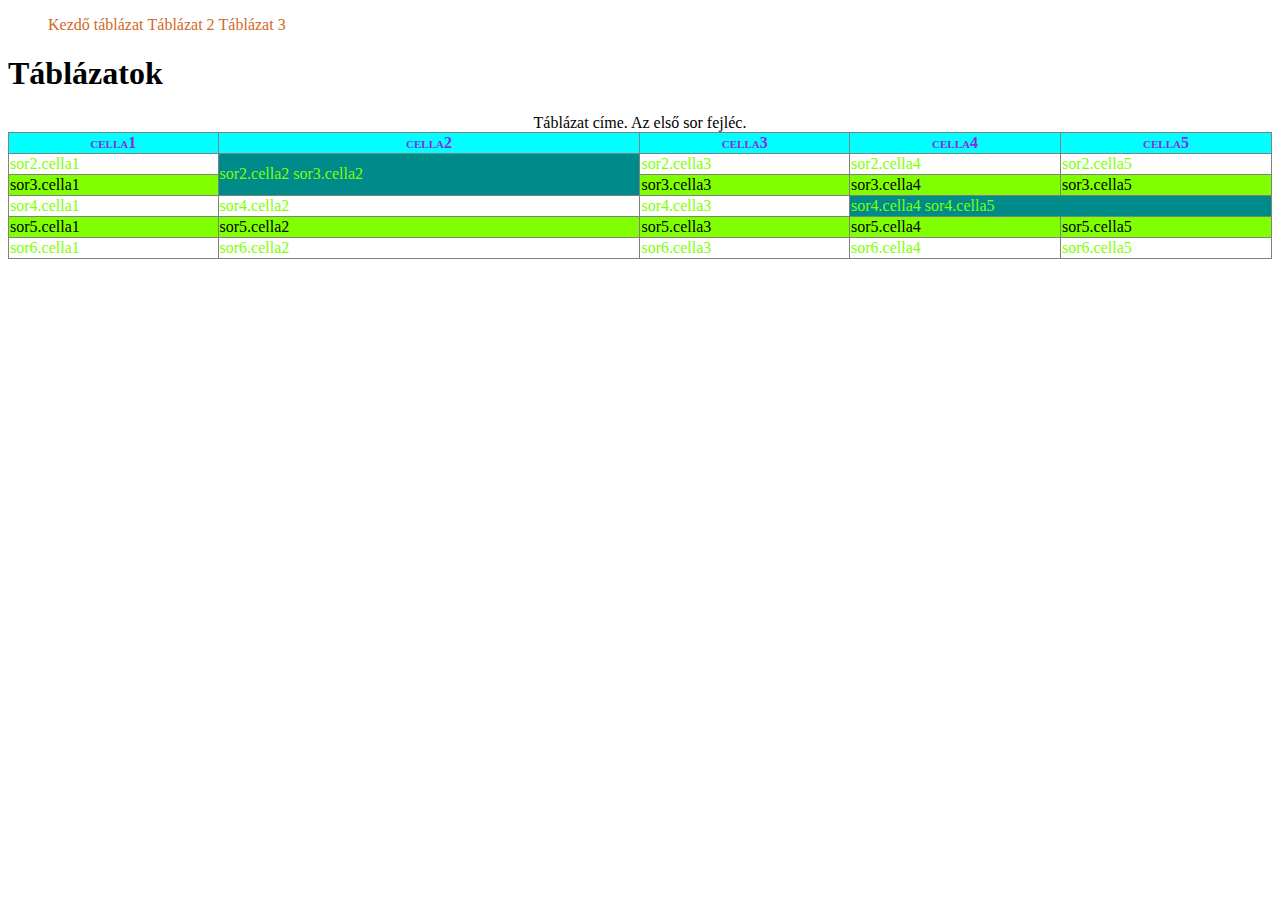
<file: index.html>
<!DOCTYPE html>
<html lang="hu">

<head>
    <meta charset="UTF-8">
    <meta http-equiv="X-UA-Compatible" content="IE=edge">
    <meta name="viewport" content="width=device-width, initial-scale=1.0">
    <meta name="description" content="Táblázatok és formázásuk">
    <meta name="keywords" content="táblázat, css, html, formázás">
    <meta name="author" content="Családi Alexandra">
    <title>Családi Alexandra</title>
    <link rel="stylesheet" href="stilus.css">
</head>

<body>
    <nav>
        <ul>
            <li><a href="index.html">Kezdő táblázat</a></li>
            <li><a href="tablazat2.html">Táblázat 2</a></li>
            <li><a href="tablazat3.html">Táblázat 3</a></li>
        </ul>
    </nav>
    <header>
        <h1>Táblázatok</h1>
    </header>
    <article>
        <section class="pelda">
            <p></p>
            <table>
                <caption>
                    Táblázat címe. Az első sor fejléc.
                </caption>

                <thead>
                    <tr>
                        <th>cella1</th>
                        <th>cella2</th>
                        <th>cella3</th>
                        <th>cella4</th>
                        <th>cella5</th>
                    </tr>
                </thead>
                <tbody>
                    <tr>
                        <td>sor2.cella1</td>
                        <td rowspan="2" class="osszevont">sor2.cella2 sor3.cella2</td>
                        <td>sor2.cella3</td>
                        <td>sor2.cella4</td>
                        <td>sor2.cella5</td>
                    </tr>
                    <tr>
                        <td>sor3.cella1</td>
                        
                        <td>sor3.cella3</td>
                        <td>sor3.cella4</td>
                        <td>sor3.cella5</td>
                    </tr>
                    <tr>
                        <td>sor4.cella1</td>
                        <td>sor4.cella2</td>
                        <td>sor4.cella3</td>
                        <td colspan="2" class="osszevont">sor4.cella4
                        sor4.cella5</td>
                    </tr>
                    <tr>
                        <td>sor5.cella1</td>
                        <td>sor5.cella2</td>
                        <td>sor5.cella3</td>
                        <td>sor5.cella4</td>
                        <td>sor5.cella5</td>
                    </tr>
                    <tr>
                        <td>sor6.cella1</td>
                        <td>sor6.cella2</td>
                        <td>sor6.cella3</td>
                        <td>sor6.cella4</td>
                        <td>sor6.cella5</td>
                    </tr>
                </tbody>
            </table>
        </section>
    </article>
</body>

</html>
</file>
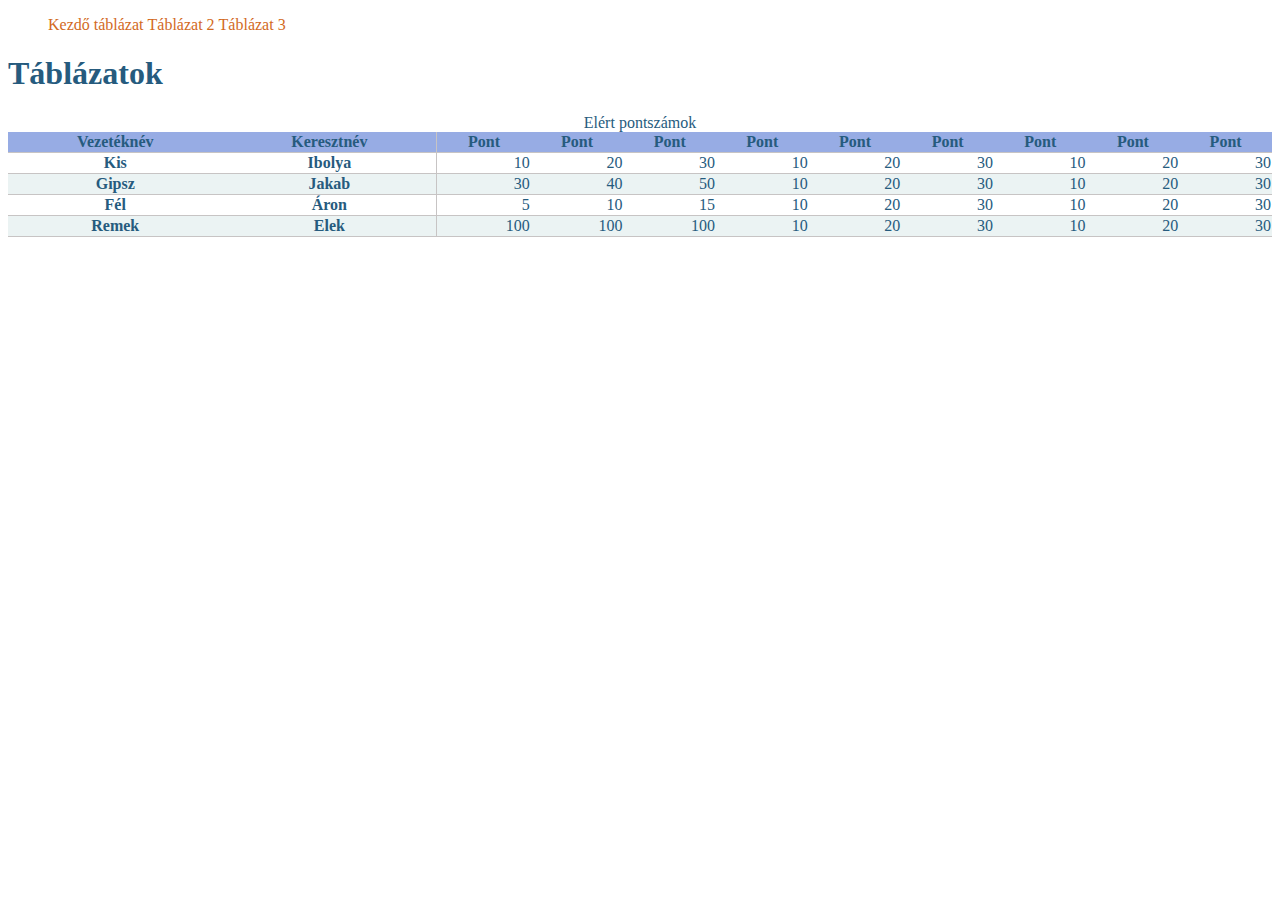
<file: tablazat1.html>
<!DOCTYPE html>
<html lang="hu">

<head>
    <meta charset="UTF-8">
    <meta http-equiv="X-UA-Compatible" content="IE=edge">
    <meta name="viewport" content="width=device-width, initial-scale=1.0">
    <meta name="description" content="Táblázatok és formázásuk">
    <meta name="keywords" content="táblázat, css, html, formázás">
    <meta name="author" content="Családi Alexandra">
    <title>Családi Alexandra</title>
    <link rel="stylesheet" href="stilus1.css">
</head>

<body>
    <nav>
        <ul>
            <li><a href="index.html">Kezdő táblázat</a></li>
            <li><a href="tablazat2.html">Táblázat 2</a></li>
            <li><a href="tablazat3.html">Táblázat 3</a></li>
        </ul>
    </nav>
    <header>
        <h1>Táblázatok</h1>
    </header>
    <article>
       <table>
        <caption>Elért pontszámok</caption>
        <thead>
            <tr>
                <th>Vezetéknév</th>
                <th>Keresztnév</th>
                <th>Pont</th>
                <th>Pont</th>
                <th>Pont</th>
                <th>Pont</th>
                <th>Pont</th>
                <th>Pont</th>
                <th>Pont</th>
                <th>Pont</th>
                <th>Pont</th>
            </tr>
        </thead>
        <tbody>
            <tr>
                <th>Kis</th>
                <th>Ibolya</th>
                <td>10</td>
                <td>20</td>
                <td>30</td>
                <td>10</td>
                <td>20</td>
                <td>30</td>
                <td>10</td>
                <td>20</td>
                <td>30</td>
            </tr>
            <tr>
                <th>Gipsz</th>
                <th>Jakab</th>
                <td>30</td>
                <td>40</td>
                <td>50</td>
                <td>10</td>
                <td>20</td>
                <td>30</td>
                <td>10</td>
                <td>20</td>
                <td>30</td>
            </tr>
            <tr>
                <th>Fél</th>
                <th>Áron</th>
                <td>5</td>
                <td>10</td>
                <td>15</td>
                <td>10</td>
                <td>20</td>
                <td>30</td>
                <td>10</td>
                <td>20</td>
                <td>30</td>
            </tr>
            <tr>
                <th>Remek</th>
                <th>Elek</th>
                <td>100</td>
                <td>100</td>
                <td>100</td>
                <td>10</td>
                <td>20</td>
                <td>30</td>
                <td>10</td>
                <td>20</td>
                <td>30</td>
            </tr>
        </tbody>
       </table>
    </article>
</body>

</html>
</file>
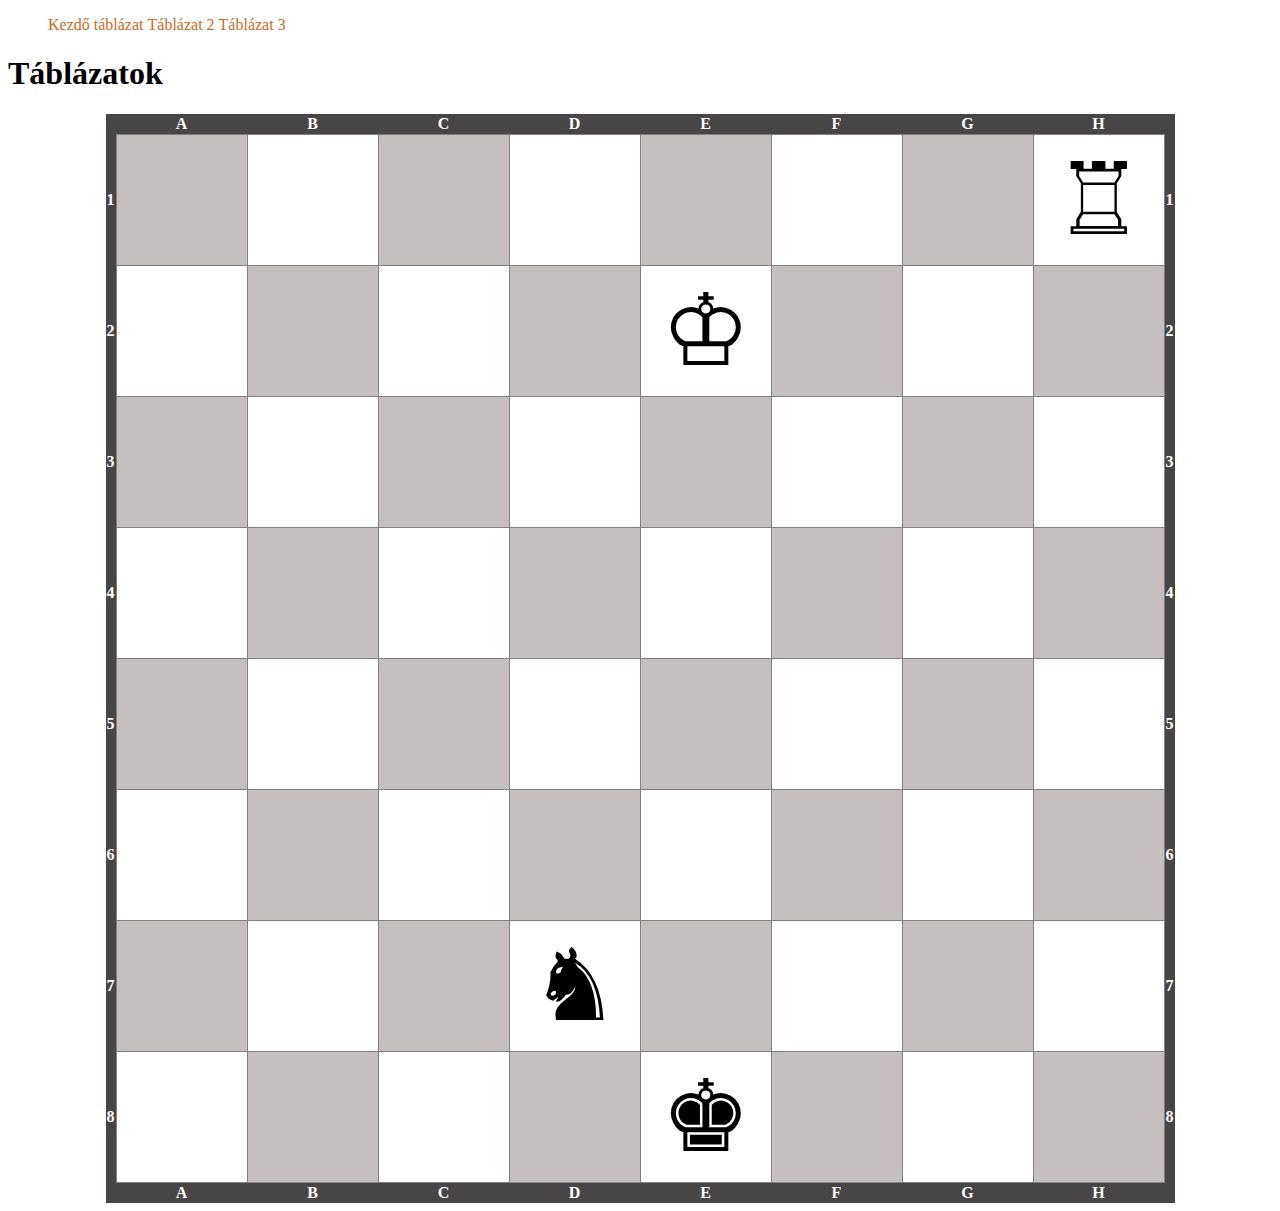
<file: tablazat2.html>
<!DOCTYPE html>
<html lang="hu">

<head>
    <meta charset="UTF-8">
    <meta http-equiv="X-UA-Compatible" content="IE=edge">
    <meta name="viewport" content="width=device-width, initial-scale=1.0">
    <meta name="description" content="Táblázatok és formázásuk">
    <meta name="keywords" content="táblázat, css, html, formázás">
    <meta name="author" content="Családi Alexandra">
    <title>Családi Alexandra</title>
    <link rel="stylesheet" href="stilus2.css">
</head>

<body>
    <nav>
        <ul>
            <li><a href="index.html">Kezdő táblázat</a></li>
            <li><a href="tablazat2.html">Táblázat 2</a></li>
            <li><a href="tablazat3.html">Táblázat 3</a></li>
        </ul>
    </nav>
    <header>
        <h1>Táblázatok</h1>
    </header>
    <article>
       <table>
        <thead>
            <tr>
                <th></th>
                <th>A</th>
                <th>B</th>
                <th>C</th>
                <th>D</th>
                <th>E</th>
                <th>F</th>
                <th>G</th>
                <th>H</th>
                <th></th>
            </tr>
        </thead>
        <tbody>
            <tr>
                <th>1</th>
                <td></td>
                <td></td>
                <td></td>
                <td></td>
                <td></td>
                <td></td>
                <td></td>
                <td>♖</td>
                <th>1</th>
            </tr>
            <tr>
                <th>2</th>
                <td></td>
                <td></td>
                <td></td>
                <td></td>
                <td>♔</td>
                <td></td>
                <td></td>
                <td></td>
                <th>2</th>
            </tr>
            <tr>
                <th>3</th>
                <td></td>
                <td></td>
                <td></td>
                <td></td>
                <td></td>
                <td></td>
                <td></td>
                <td></td>
                <th>3</th>
            </tr>
            <tr>
                <th>4</th>
                <td></td>
                <td></td>
                <td></td>
                <td></td>
                <td></td>
                <td></td>
                <td></td>
                <td></td>
                <th>4</th>
            </tr>
            <tr>
                <th>5</th>
                <td></td>
                <td></td>
                <td></td>
                <td></td>
                <td></td>
                <td></td>
                <td></td>
                <td></td>
                <th>5</th>
            </tr>
            <tr>
                <th>6</th>
                <td></td>
                <td></td>
                <td></td>
                <td></td>
                <td></td>
                <td></td>
                <td></td>
                <td></td>
                <th>6</th>
            </tr>
            <tr>
                <th>7</th>
                <td></td>
                <td></td>
                <td></td>
                <td>♞</td>
                <td></td>
                <td></td>
                <td></td>
                <td></td>
                <th>7</th>
            </tr>
            <tr>
                <th>8</th>
                <td></td>
                <td></td>
                <td></td>
                <td></td>
                <td>♚</td>
                <td></td>
                <td></td>
                <td></td>
                <th>8</th>
            </tr>
            <tr>
                <th></th>
                <th>A</th>
                <th>B</th>
                <th>C</th>
                <th>D</th>
                <th>E</th>
                <th>F</th>
                <th>G</th>
                <th>H</th>
                <th></th>
            </tr>
        </tbody>
       </table>
    </article>
</body>

</html>
</file>
<file: stilus.css>
table{
    width: 100%;
    /*cellaszegélyek közti rés eltűntetése*/
    border-collapse: collapse;
}

td, th{
    border: 1px solid gray;
}

th{
    font-variant: small-caps;
    background-color: aqua;
    color: blueviolet;
}

tbody tr:nth-child(even){
    background-color: chartreuse;
}

tbody tr:nth-child(odd){
    color: chartreuse;
}
.osszevont{
    background-color: darkcyan;
}

a{
    text-decoration: none;
    color: chocolate;
}

li{
    list-style-type: none;
    display: inline-block;
}
</file>
<file: stilus1.css>
body{
    color: rgb(38, 91, 126);
}
a{
    text-decoration: none;
    color: chocolate;
}

li{
    list-style-type: none;
    display: inline-block;
}

table{
    width: 100%;
    /*cellaszegélyek közti rés eltűntetése*/
    border-collapse: collapse;
}

thead{
    background-color: rgb(151, 172, 228);
}
tbody tr:nth-child(even){
    background-color: rgb(235, 243, 243);
}

thead th:nth-child(2), tbody th:nth-child(2){
    border-right: 1px solid rgb(199, 196, 196);
}

thead tr:nth-child(1), tbody td, th{
    border-bottom: 1px solid rgb(199, 196, 196);
}

th{
    text-align: center;
}

td{
    text-align: right;
}
</file>
<file: stilus2.css>
table{
    /*cellaszegélyek közti rés eltűntetése*/
    border-collapse: collapse;
    color: white;
    margin: auto;
}

a{
    text-decoration: none;
    color: chocolate;
}

li{
    list-style-type: none;
    display: inline-block;
}

th{
    background-color: rgb(71, 69, 69);
}


td{
    border: 1px solid gray;
    width: 10vw;
    height: 10vw;
    color: black;
    font-size: 100px;
    text-align: center;
}

tbody tr:nth-child(even) td:nth-child(odd){
    background-color: rgb(197, 191, 191);
}

tbody tr:nth-child(odd) td:nth-child(even){
    background-color: rgb(197, 191, 191);
}
</file>
